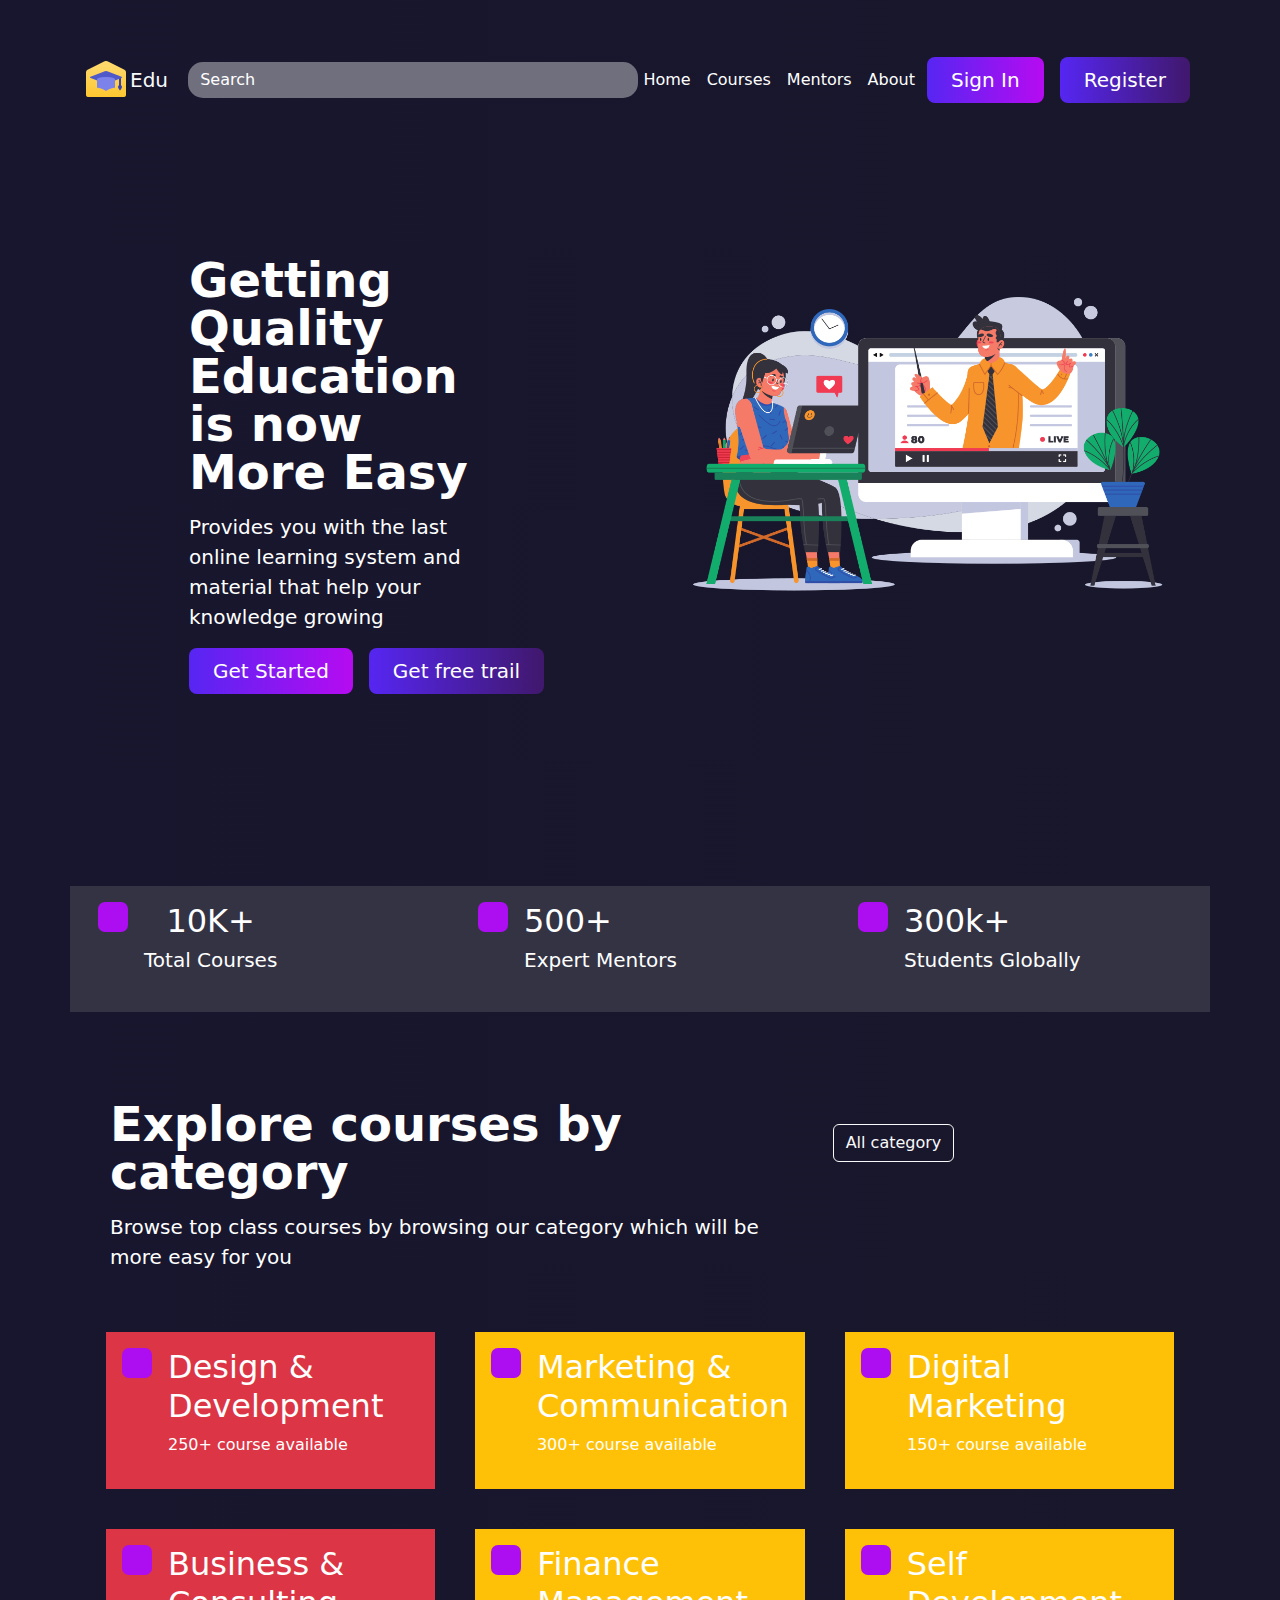
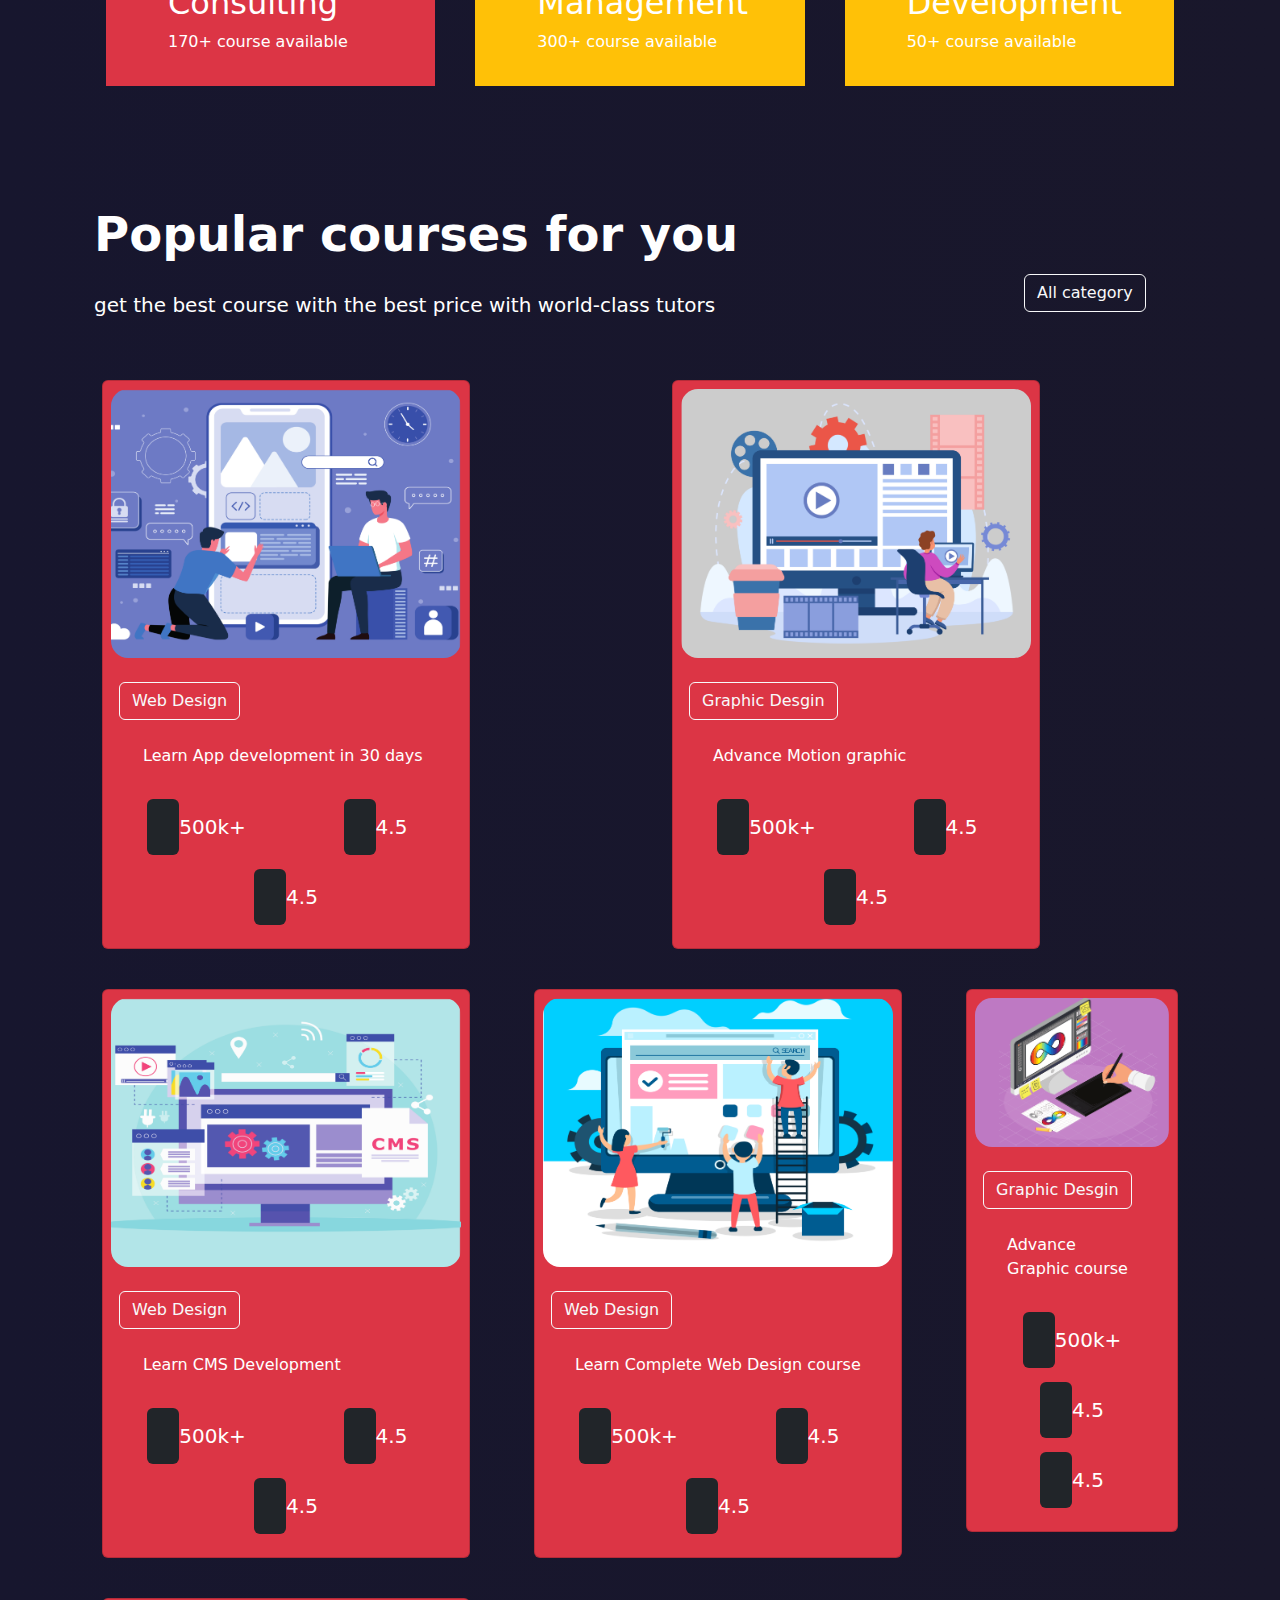
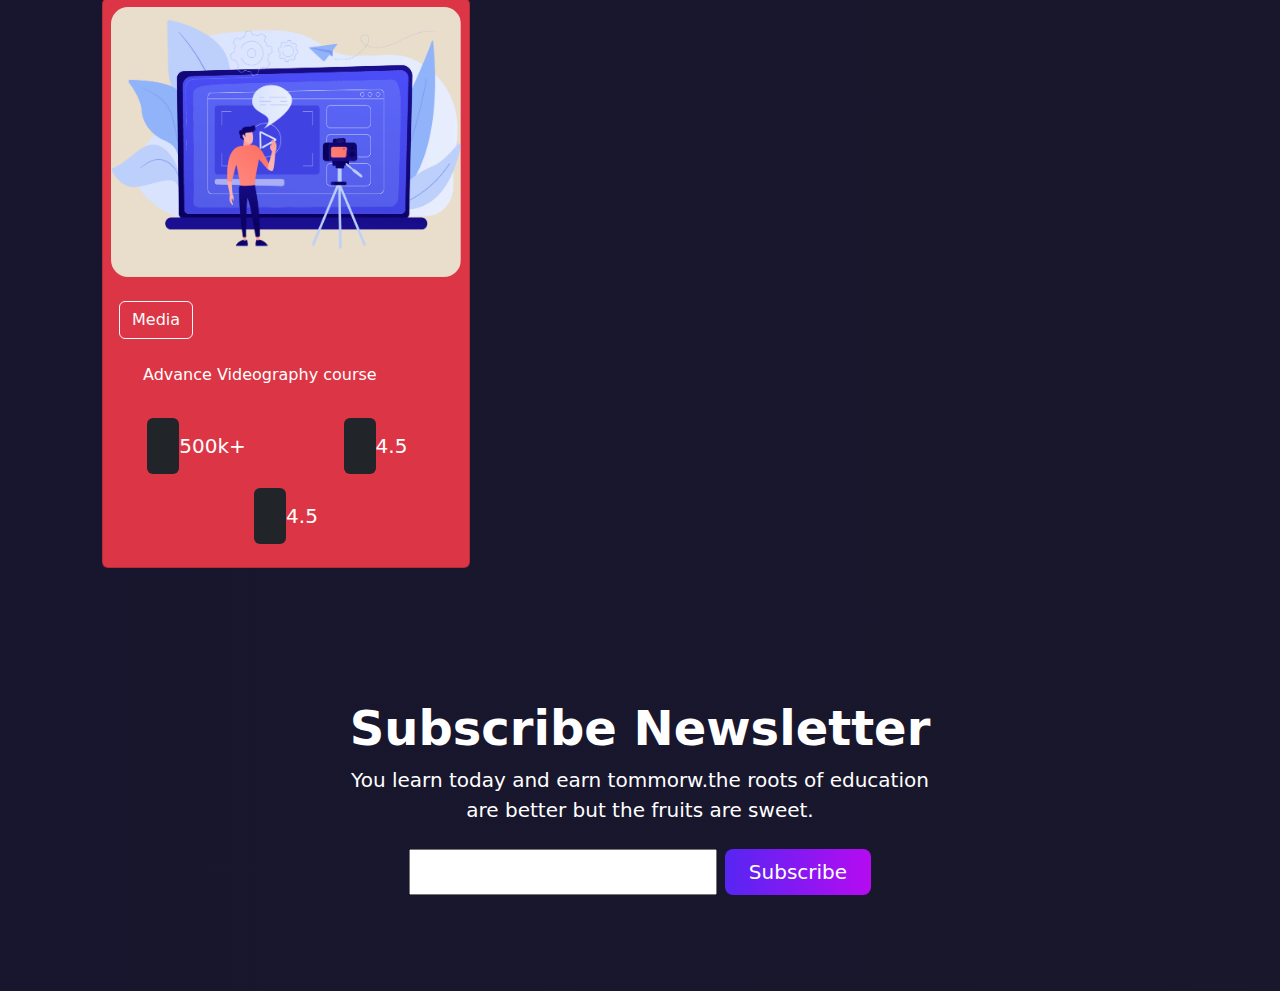
<file: index.html>
<!DOCTYPE html>
<html lang="en">

<head>
  <meta charset="UTF-8">
  <meta http-equiv="X-UA-Compatible" content="IE=edge">
  <meta name="viewport" content="width=device-width, initial-scale=1.0">
  <title>EDU</title>
  <link rel = "icon" href ="Images/logo.png"
          type = "image/x-icon">
  <link rel="stylesheet" href="bts/css/bootstrap.min.css">
  <link rel="stylesheet" href="index.css">
  <link rel="stylesheet" href="https://site-assets.fontawesome.com/releases/v6.3.0/css/all.css">

</head>

<body>
  <div class="  overflow-hidden pt-5 bg">
     <!--Nav Bar  -->
     <nav class="container navbar navbar-expand-lg ">
      <div class="container-fluid">
        <img src="Images/logo.png" alt="">
        <a class="navbar-brand text-light" href="#">Edu</a>
        <button class="navbar-toggler menu-bar" type="button" data-bs-toggle="collapse"
          data-bs-target="#navbarSupportedContent" aria-controls="navbarSupportedContent" aria-expanded="false"
          aria-label="Toggle navigation">
          <i class="fa-solid fa-bars"></i>
          <span></span>
          <span></span>
        </button>
        <div class="collapse navbar-collapse" id="navbarSupportedContent">
          <form class="d-flex mx-auto" role="search">
            <input class="form-control me-2 search" type="search" placeholder="Search" aria-label="Search">
            <button class="btn btn-se" type="submit"><i class="fa-regular fa-magnifying-glass"></i></button>
          </form>

          <ul class="navbar-nav me-auto mb-2 mb-lg-0 ms-auto ">
            <li class="nav-item">
              <a class="nav-link" aria-current="page" href="#">Home</a>
            </li>
            <li class="nav-item">
              <a class="nav-link" href="#">Courses</a>
            </li>
            <li class="nav-item">
              <a class="nav-link ">Mentors</a>
            </li>
            <li class="nav-item">
              <a class="nav-link ">About</a>
            </li>
          </ul>
        </div>
        <div class="d-grid gap-2 d-md-flex justify-content-md-start">
          <button type="button" class="btn btn-primary btn-lg px-4 me-md-2">Sign In</button>
          <a type="button"  class="btn btn-second me-md-2 btn-lg px-4 " href="#sol">Register</a>
        </div>
      </div>
    </nav>


<!-- Cernter content -->

<div class="container my-5  px-4 py-5">
  <div class="row flex-lg-row-reverse align-items-center g-5 py-5">
    <div class="col-10 img  d-lg-flex  col-sm-8 col-lg-6">
      <img src="Images/Right.png" class="d-block  mx-lg-auto img-fluid" alt="Bootstrap Themes"  loading="lazy">
    </div>
    <div class="mt-sm-5   col-lg-5 head-c">
     <div class="head-title">
      <h1 class="display-5 fw-bold lh-1 mb-3 w-75">Getting Quality Education is now More Easy
      </h1>
      <p class="lead w-75">Provides  you with the last online learning system and material that help your knowledge growing 
      </p>
     </div>
      <div class="d-grid gap-2 d-md-flex justify-content-md-start">
        <button type="button" class="btn btn-primary btn-lg px-4 me-md-2">Get Started</button>
        <a type="button"  class="btn btn-second me-md-2 btn-lg px-4 " href="#sol">Get free trail</a>
      </div>
    </div>
  </div>
</div>
</div>    
    </div>



    <section id="special" class="mt-lg-5  " >
      <div class="container con-back ">
        <div class="row">
         
          <div class="col-lg-4">
              <div class="card ">
                <div class="card-body justify-content-center align-items-center text-center">
                  <div class="col d-flex align-items-start">
                    <div class="d-inline-flex align-items-center justify-content-center fs-4 flex-shrink-0 me-3">
                      <i class="fa-duotone fa-highlight fa-book-open-cover"></i>
                    </div>
                    <div>
                      <h1 class="fs-2">10K+</h1>
                      <h3 class="fs-5">Total Courses</>
                    </div>
                  </div>
                </div>
              </div>
          </div>
          
         
          <div class="col-lg-4 mb-3 ">
              <div class="card ">
                <div class="card-body  ">
                  <div class="col d-flex align-items-start">
                    <div class="d-inline-flex align-items-center justify-content-center fs-4 flex-shrink-0 me-3">
                      <i class="fa-highlight fa-solid fa-person-chalkboard"></i>
                    </div>
                    <div>
                      <h1 class="fs-2">500+</h1>
                      <h3 class="fs-5">Expert Mentors</h3>
                    </div>
                  </div>
                </div>
              </div>
          </div>
          
         
          <div class="col-lg-4 mb-3 ">
              <div class="card ">
                <div class="card-body ">
                  <div class="col d-flex align-items-start">
                    <div class="d-inline-flex align-items-center justify-content-center fs-4 flex-shrink-0 me-3">
                      <i class="fa-highlight fa-duotone fa-users"></i>
                    </div>
                    <div>
                      <h1 class="fs-2">300k+</h1>
                      <h3 class="fs-5">Students Globally</h3>
                    </div>
                  </div>
                </div>
              </div>
          </div>
          
          

        </div>
      </div>
    </section>


    <section class="explore" >
      <div class="container  p-3 mt-lg-5">
        <div class="container px-4 py-4" id="hanging-icons">
          <div class="row align-items-md-stretch">
              <div class="col-md-8 ">
                  <h1 class="display-5 fw-bold lh-1 mb-3 w-75">Explore courses by category</h1>
                  <p class="lead " >Browse top class courses by browsing our category which will be more easy for you</p>
                  </span>
              </div>
              <div class="col-md-4 pt-4">
                  <button type="button
                  " class="btn btn-outline-light">All category</button>
              </div>
            </div> 
        </div>

      <div class="container explore-container">
        <div class="row  ">

          <div class="col d-flex align-items-start bg-danger p-3">
            <div class=" d-inline-flex align-items-center justify-content-center fs-4 flex-shrink-0 me-3">
              <i class="fa-highlight fa-light fa-pen-to-square"></i>
            </div>
            <div>
              <h3 class="fs-2">Design & Development</h3>
              <p>250+ course available</p>
            </div>
          </div>

          <div class="col  d-flex align-items-start bg-warning p-3">
            <div class=" d-inline-flex align-items-center justify-content-center fs-4 flex-shrink-0 me-3">
              <i class="fa-highlight fa-regular fa-volume"></i>
            </div>
            <div>
              <h3 class="fs-2">Marketing & Communication</h3>
              <p>300+ course available</p>
            </div>
        </div>

          <div class="col d-flex align-items-start bg-warning p-3">
            <div class=" d-inline-flex align-items-center justify-content-center fs-4 flex-shrink-0 me-3">
              <i class="fa-solid fa-computer fa-highlight"></i>
            </div>
            <div>
              <h3 class="fs-2">Digital Marketing</h3>
              <p>150+ course available</p>
            </div>
        </div>

          <div class="col d-flex align-items-start bg-danger p-3">
            <div class=" d-inline-flex align-items-center justify-content-center fs-4 flex-shrink-0 me-3">
              <i class="fa-solid fa-chart-simple fa-highlight"></i>
            </div>
            <div>
              <h3 class="fs-2">Business & Consulting</h3>
              <p>170+ course available</p>
            </div>
          </div>

          <div class="col  d-flex align-items-start bg-warning p-3">
            <div class=" d-inline-flex align-items-center justify-content-center fs-4 flex-shrink-0 me-3">
              <i class="fa-solid fa-hand-holding-dollar fa-highlight"></i>
            </div>
            <div>
              <h3 class="fs-2">Finance Management</h3>
              <p>300+ course available</p>
            </div>
        </div>

          <div class="col d-flex align-items-start bg-warning p-3">
            <div class=" d-inline-flex align-items-center justify-content-center fs-4 flex-shrink-0 me-3">
              <i class="fa-solid fa-user-check fa-highlight "></i>
            </div>
            <div>
              <h3 class="fs-2">Self Development</h3>
              <p>50+ course available</p>
            </div>
        </div>

      </div>
      </div>

      </div><!--main  -->
    </section>
  <!-- Explore Category -->
 

  <!-- Popular Courses for you -->
    <section class="explore">
      <div class="conatiner p-3 mt-lg-5 ">
        <!-- Introduction title Start -->
        <div class="container px-4 py-4" id="hanging-icons">
          <h1 class="display-5 fw-bold lh-1  mb-3 w-75">Popular courses for you</h1>
          <div class="row align-items-md-stretch">
              <div class="col-md-10 mt-3">
                  <p class="lead " >get the best course with the best price with world-class tutors</p>
                  </span>
              </div>
              <div class="col-md-2">
                  <button type="button
                  " class="btn btn-outline-light">All category</button>
              </div>
            </div> 
        </div>
        <!-- Introduction title End -->

        <!-- Popular Courses Start -->
   <div class="container explore-container">
        <div class="row row2 ">

          <div class="col ">
            <div class="card  text bg-danger" style="width: 23rem !important;">
              <img  src="Images/app_Deveopment.png"   class="p-2 size-img card-img-top img-fluid" alt="...">
              <div class="card-body">
                <button class="btn btn-outline-light">Web Design</button>
                <p class="card-text m-4">Learn App development in 30 days </p>
                <div class="row d-flex ">
                  <div class="col text-center">
                  <p class="card-text fs-5 "><i class="text-success bg-dark p-3 rounded fa-solid fa-user"></i> 500k+</p>
                  </div>
                  <div class="col text-center">
                    <p class="card-text fs-5"><i class="fa-regular text-warning rounded bg-dark p-3 fa-star"></i> <span> 4.5</span></p>
                  </div>
                  <div class="col text-center">
                    <p class="card-text fs-5"><i class="fa-light fa-circle-dollar text-warning rounded p-3 bg-dark"></i>4.5</p>
                  </div>
                </div>
              </div>
            </div>
          </div>


          <div class="col ">
            <div class="card bg-danger" style="width: 23rem !important;">
              <img  src="Images/Motion.png"   class="p-2 size-img card-img-top img-fluid" alt="...">
              <div class="card-body">
                <button class="btn btn-outline-light">Graphic Desgin</button>
                <p class="card-text m-4">Advance Motion graphic </p>
                <div class="row d-flex ">
                  <div class="col text-center">
                  <p class="card-text fs-5 "><i class="text-success bg-dark p-3 rounded fa-solid fa-user"></i> 500k+</p>
                  </div>
                  <div class="col text-center">
                    <p class="card-text fs-5"><i class="fa-regular text-warning rounded bg-dark p-3 fa-star"></i> <span> 4.5</span></p>
                  </div>
                  <div class="col text-center">
                    <p class="card-text fs-5"><i class="fa-light fa-circle-dollar text-warning rounded p-3 bg-dark"></i>4.5</p>
                  </div>
                </div>
              </div>
            </div>
          </div>


          <div class="col ">
            <div class="card bg-danger" style="width: 23rem !important;">
              <img  src="Images/cms.png"   class="p-2 size-img card-img-top img-fluid" alt="...">
              <div class="card-body">
                <button class="btn btn-outline-light">Web Design</button>
                <p class="card-text m-4">Learn CMS Development </p>
                <div class="row d-flex ">
                  <div class="col text-center">
                  <p class="card-text fs-5 "><i class="text-success bg-dark p-3 rounded fa-solid fa-user"></i> 500k+</p>
                  </div>
                  <div class="col text-center">
                    <p class="card-text fs-5"><i class="fa-regular text-warning rounded bg-dark p-3 fa-star"></i> <span> 4.5</span></p>
                  </div>
                  <div class="col text-center">
                    <p class="card-text fs-5"><i class="fa-light fa-circle-dollar text-warning rounded p-3 bg-dark"></i>4.5</p>
                  </div>
                </div>
              </div>
            </div>
          </div>


          <div class="col ">
            <div class="card  text bg-danger" style="width: 23rem !important;">
              <img  src="Images/Web_design.png"   class="p-2 size-img card-img-top img-fluid" alt="...">
              <div class="card-body">
                <button class="btn btn-outline-light">Web Design</button>
                <p class="card-text m-4">Learn Complete Web Design course </p>
                <div class="row d-flex ">
                  <div class="col text-center">
                  <p class="card-text fs-5 "><i class="text-success bg-dark p-3 rounded fa-solid fa-user"></i> 500k+</p>
                  </div>
                  <div class="col text-center">
                    <p class="card-text fs-5"><i class="fa-regular text-warning rounded bg-dark p-3 fa-star"></i> <span> 4.5</span></p>
                  </div>
                  <div class="col text-center">
                    <p class="card-text fs-5"><i class="fa-light fa-circle-dollar text-warning rounded p-3 bg-dark"></i>4.5</p>
                  </div>
                </div>
              </div>
            </div>
          </div>


          <div class="col ">
            <div class="card bg-danger">
              <img  src="Images/Graphic.png"   class="p-2 size-img card-img-top img-fluid" alt="...">
              <div class="card-body">
                <button class="btn btn-outline-light">Graphic Desgin</button>
                <p class="card-text m-4">Advance Graphic course</p>
                <div class="row d-flex ">
                  <div class="col text-center">
                  <p class="card-text fs-5 "><i class="text-success bg-dark p-3 rounded fa-solid fa-user"></i> 500k+</p>
                  </div>
                  <div class="col text-center">
                    <p class="card-text fs-5"><i class="fa-regular text-warning rounded bg-dark p-3 fa-star"></i> <span> 4.5</span></p>
                  </div>
                  <div class="col text-center">
                    <p class="card-text fs-5"><i class="fa-light fa-circle-dollar text-warning rounded p-3 bg-dark"></i>4.5</p>
                  </div>
                </div>
              </div>
            </div>
          </div>


          <div class="col ">
            <div class="card bg-danger" style="width: 23rem !important;">
              <img  src="Images/video_graphic.png"   class="p-2 size-img card-img-top img-fluid" alt="...">
              <div class="card-body">
                <button class="btn btn-outline-light">Media</button>
                <p class="card-text m-4">Advance Videography course </p>
                <div class="row d-flex ">
                  <div class="col text-center">
                  <p class="card-text fs-5 "><i class="text-success bg-dark p-3 rounded fa-solid fa-user"></i> 500k+</p>
                  </div>
                  <div class="col text-center">
                    <p class="card-text fs-5"><i class="fa-regular text-warning rounded bg-dark p-3 fa-star"></i> <span> 4.5</span></p>
                  </div>
                  <div class="col text-center">
                    <p class="card-text fs-5"><i class="fa-light fa-circle-dollar text-warning rounded p-3 bg-dark"></i>4.5</p>
                  </div>
                </div>
              </div>
            </div>
          </div>

      </div>
      </div>

      </div>
    </section>


  <!-- Popular Courses for you -->

<!-- Subscribe News Letter -->
<section>
  <div class="px-4 py-5 my-5 text-center">
    <h1 class="display-5 fw-bold">Subscribe Newsletter</h1>
    <div class="col-lg-6 mx-auto">
      <p class="lead mb-4">You learn today and earn tommorw.the roots of education are better but the fruits are sweet.</p>
      <div class="d-grid gap-2 d-sm-flex justify-content-sm-center">
        <input class="w-50" type="text" name="" id="">
        <button type="button" class="btn btn-primary btn-lg px-4 gap-3">Subscribe</button>
      </div>
    </div>
  </div>
</section>

</body>
<script src="https://cdn.jsdelivr.net/npm/bootstrap@5.3.0-alpha1/dist/js/bootstrap.bundle.min.js"
  integrity="sha384-w76AqPfDkMBDXo30jS1Sgez6pr3x5MlQ1ZAGC+nuZB+EYdgRZgiwxhTBTkF7CXvN" crossorigin="anonymous"></script>

</html>
</file>
<file: index.css>
*{
    color:#fff;
}
body{
    background: rgb(23,22,46);
background: linear-gradient(90deg, rgba(23,22,46,1) 0%, rgba(25,23,43,1) 100%);
    height: auto;
   
    
}
.img img{
    width: 400px !important;
}
.menu-bar{
    border: none;
}
.menu-bar .fa-bars{
    color: #ad0df1;
}
.nav-link{
    color: #fff;
}
.search{
    width:450px;
    border-radius: 15px;
    border: none;
    background: rgba(255, 255, 255, 0.384);
    color: #fff;
}
.search::placeholder{
    color: #fff;
}
.btn-se{
    margin-left: -45px;
    color: #fff;
}
.btn-se i{
    color: #fff;
}
.btn-primary{
    background: rgb(86,38,242);
background: linear-gradient(90deg, rgba(86,38,242,1) 0%, rgba(182,11,241,1) 100%);
    border: none;
}
.btn-second{
    border: none;
    color: #fff;
    background: rgb(86,38,242);
background: linear-gradient(90deg, rgba(86,38,242,1) 0%, rgba(64,24,108,1) 100%);
}
.earn{
    background: rgb(23,22,46);
background: linear-gradient(90deg, rgba(23,22,46,1) 0%, rgba(26,25,44,1) 100%);
}

.con-back{
    background: rgb(52, 51, 68);
}
#special .card{
    background: transparent !important;
    border: none;
    
}
#special .card-body{
    display: flex;
}
.fa-highlight{
    font-size: 48px;
    background: #ad0df1;
    color: #fff;
    padding: 15px;
    border-radius: 7px;
}
.explore .row .col{
    margin: 20px;
}

.img img{
    margin-top: -15%;
    width: 700px !important;
    height: 100%;
    border-radius: 10px;
}
.size-img{
    /* height: 300px; */
    border-radius: 25px;
}



/* Responsive */
@media (max-width: 600px){
    .img img{
        width: 700px !important;
        /* display: none !important; */
        position: relative;
        margin-top: 55px;
        top: 100% !important;
        left: 50% !important;
        transform: translate(-50%, -50%) !important;
    }
    .head-c{
        /* margin-top: 60px; */
        position: relative;
        /* text-align: center; */
        top: 50% !important;
        left: 50% !important;
        transform: translate(-50%, -50%) !important
    }
    .head-title{
        margin-left: 50px;
    }
    #special{
        margin-top: -40% !important;
        padding-top: -25% !important;
    }
   
}


@media (max-width:400px) {
    .head-title{
       margin-top: 115px !important;
       font-size: 20px !important;
       width: 350px !important;
    }
    #special{
        margin-top: -75% !important;
        padding-top: -25% !important;
    }
}
</file>
